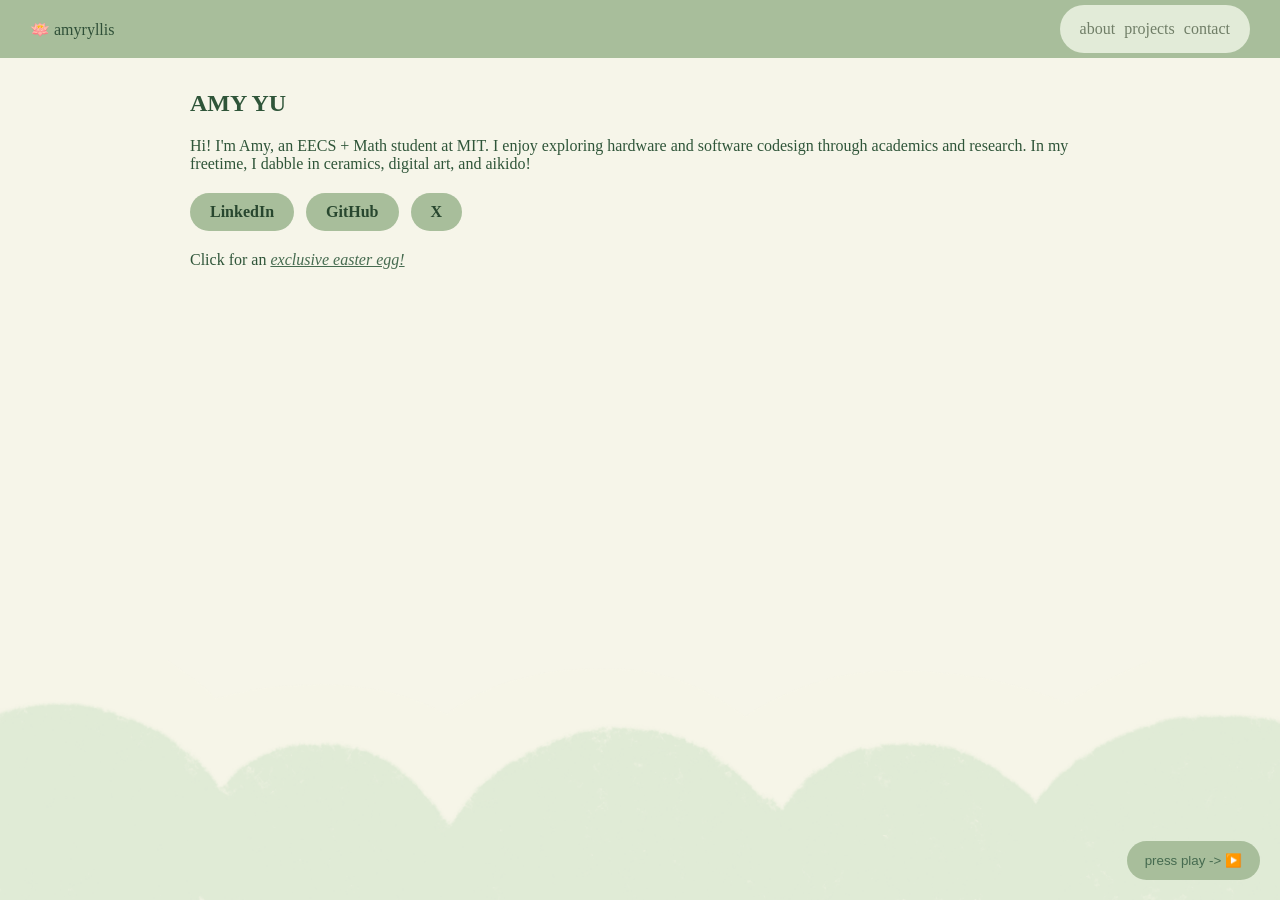
<file: index.html>
<!DOCTYPE html>
<html lang="en">
<head>
    <meta charset="UTF-8">
    <meta name="viewport" content="width=device-width, initial-scale=1.0">
    <title>AMY YU</title>
    <link rel="stylesheet" href="style.css">
</head>

<audio id="bg-music" loop>
<source src="audio/garden-music.mp3" type="audio/mpeg">
</audio>

<button id="music-button" type="button">
    press play -> ▶️
</button>

<script>
    const music = document.querySelector("#bg-music");
    const musicButton = document.querySelector("#music-button");

    musicButton.addEventListener("click", function () {
        if (music.paused) {
            music.play();
            musicButton.textContent = "⏸️";
        } else {
            music.pause();
            musicButton.textContent = "▶️";
        }
    });
</script>

<body>
    <header>
        <a class="brand" href="index.html">
            <span class="logo">🪷</span>
            <span class="site-title">amyryllis</span>
        </a>

        <nav>
            <a href="index.html">about</a>
            <a href="projects.html">projects</a>
            <a href="contact.html">contact</a>
        </nav>
    </header>

    <main>
        <section id="about">
            <h1>AMY YU</h1>

            <p>
                Hi! I'm Amy, an EECS + Math student at MIT. I enjoy exploring hardware and software codesign through academics and research. In my freetime, I dabble in ceramics, digital art, and aikido!
            </p>
            <div class="social-links">
                <a href="https://www.linkedin.com/in/-amyyu/"
                target="_blank"
                rel="noopener noreferrer">
                    LinkedIn
                </a>

                <a href="https://github.com/amyryllis"
                target="_blank"
                rel="noopener noreferrer">
                    GitHub
                </a>

                <a href="https://x.com/_amyryllis"
                target="_blank"
                rel="noopener noreferrer">
                    X
                </a>
            </div>

            <p>
                Click for an 
                <button id="gif-button" type="button">
                <em>exclusive easter egg!</em>
                </button>
            </p>

            <img
                id="scuba"
                src="images/scuba_white.gif"
                alt="face reveal aka scuba cat"
                hidden
            >

            
        </section>
    </main>

    <script>
        const button = document.querySelector("#gif-button");
        const gif = document.querySelector("#scuba");

        button.addEventListener("click", function () {
            gif.hidden = !gif.hidden;
        });
    </script>

    <footer>
            <img
                src="images/stillborder.png"
                alt=""
                class="border"
            >
        </footer>
</body>
</html>
</file>
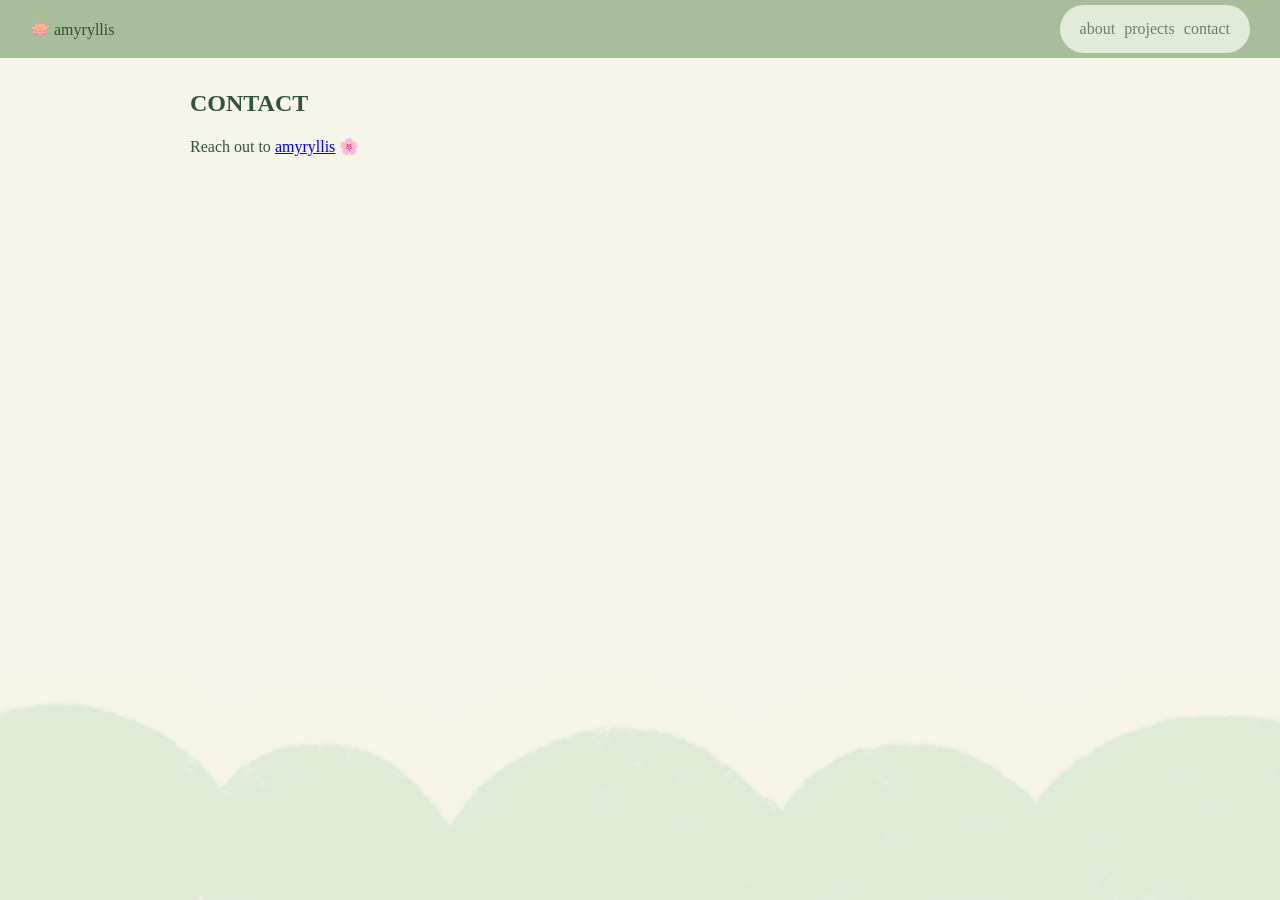
<file: contact.html>
<!DOCTYPE html>
<html lang="en">
<head>
    <meta charset="UTF-8">
    <meta name="viewport" content="width=device-width, initial-scale=1.0">
    <title>AMY YU</title>
    <link rel="stylesheet" href="style.css">
</head>

<body>
    <header>
        <a class="brand" href="index.html">
            <span class="logo">🪷</span>
            <span class="site-title">amyryllis</span>
        </a>

        <nav>
            <a href="index.html">about</a>
            <a href="projects.html">projects</a>
            <a href="contact.html">contact</a>
        </nav>
    </header>

    <main>
        <section id="contact">
            <h1>Contact</h1>

            <p>Reach out to <a href="https://github.com/amyryllis" target="_blank" rel="noopener noreferrer">amyryllis</a> 🌸</p>
        </section>
    </main>
    <footer>
            <img
                src="images/stillborder.png"
                alt=""
                class="border"
            >
        </footer>
</body>
</html>
</file>
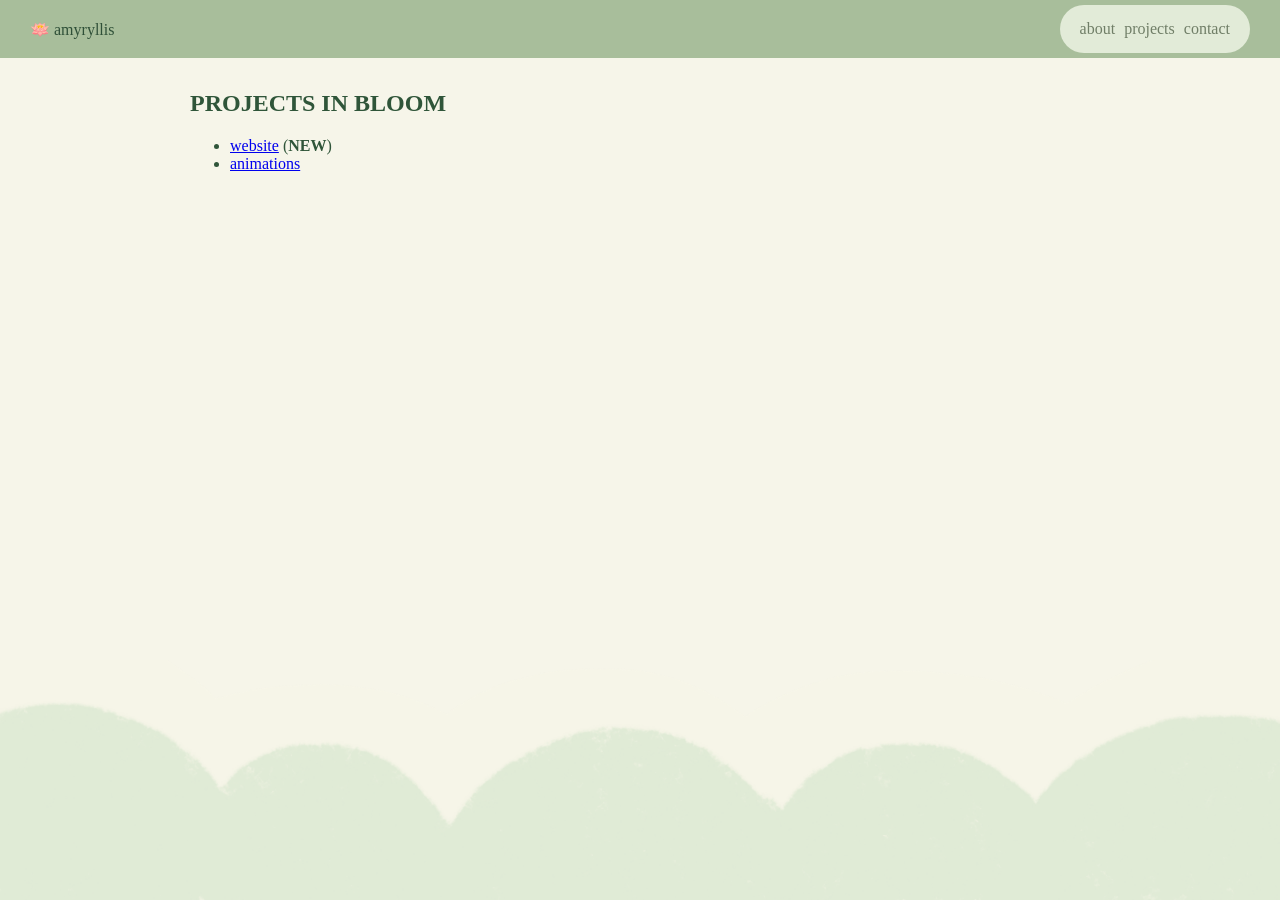
<file: projects.html>
<!DOCTYPE html>
<html lang="en">
<head>
    <meta charset="UTF-8">
    <meta name="viewport" content="width=device-width, initial-scale=1.0">
    <title>AMY YU</title>
    <link rel="stylesheet" href="style.css">
</head>

<body>
    <header>
        <a class="brand" href="index.html">
            <span class="logo">🪷</span>
            <span class="site-title">amyryllis</span>
        </a>

        <nav>
            <a href="index.html">about</a>
            <a href="projects.html">projects</a>
            <a href="contact.html">contact</a>
        </nav>
    </header>

    <main>
        <section id="projects">
            <h1>Projects in Bloom</h1>

            <ul>
                <li><a href="index.html" target="_blank" rel="noopener noreferrer">website</a> (<strong>NEW</strong>)</li>
                <li><a href="https://www.instagram.com/almostwarm/" target="_blank" rel="noopener noreferrer">animations</a></li>
            </ul>
        </section>
    </main>
    
    <footer>
            <img
                src="images/stillborder.png"
                alt=""
                class="border"
            >
        </footer>
</body>
</html>
</file>
<file: style.css>
body {
    background-color: #f6f5e9;
    color: #2f5539;
    font-family: Georgia, serif;
    min-height: 100vh;
    display: flex;
    flex-direction: column;
    margin: 0;
}

header {
    position: fixed;
    top: 0;
    left: 0;
    width: 100%;
    box-sizing: border-box;

    background-color: #A8BE9B;
    padding: 5px 30px;

    display: flex;
    justify-content:space-between;
    align-items: center;
    gap: 20px;
    flex-wrap: wrap;

    z-index: 1000;
}

main {
    padding-top: 30px;
    flex: 1;
}

nav {
    background-color: #e2ebd8;
    padding: 15px 20px;
    text-align: right;
    border-radius: 40px;
    word-spacing: 5px;
}

nav a,
nav a:visited {
    color: #707e67;
    text-decoration: none;
}

.brand, .brand:visited {
    color: #2F5038;
    text-decoration: none;
}

.brand:hover, nav a:hover {
    color: #2F5038;
    text-decoration: underline;
}

.social-links {
    display: flex;
    flex-wrap: wrap;
    gap: 12px;
    margin: 20px 0;
}

.social-links a {
    display: inline-block;
    padding: 10px 20px;

    background-color: #A8BE9B;
    color: #28472F;

    border-radius: 25px;
    text-decoration: none;
    font-weight: bold;
}

.social-links a:visited {
    color: #28472F;
}

.social-links a:hover {
    background-color: #466B50;
    color: #F6F5E9;
}

.social-links a:focus-visible {
    outline: 2px solid #466B50;
    outline-offset: 3px;
}

section {
    padding: 40px 20px;
    max-width: 900px;
    margin: auto;
}

.border {
    display: block;
    width: 100%;
    height: auto;
}

h1 {
    text-transform: uppercase;
}

#gif-button {
    background: none;
    border: none;
    padding: 0;
    color: #466B50;
    font-style: italic;
    text-decoration: underline;
    cursor: pointer;
    font: inherit;
}

#scuba {
    margin-top: 15px;
    display: block;
    margin: 20px auto;
    width: 250px;
    max-width: 100%;
    height: auto;

}

#scuba[hidden] {
    display: none;
}

footer {
    width: 100%;
}

footer .border {
    display: block;
    width: 100%;
    height: auto;
}

#music-button {
    position: fixed;
    bottom: 20px;
    right: 20px;

    background-color: #A8BE9B;
    color: #466B50;
    border: none;
    border-radius: 25px;
    padding: 12px 18px;
    cursor: pointer;
    z-index: 1000;
}

#music-button:hover {
    background-color: #466B50;
    color: #F6F5E9;
}
</file>
